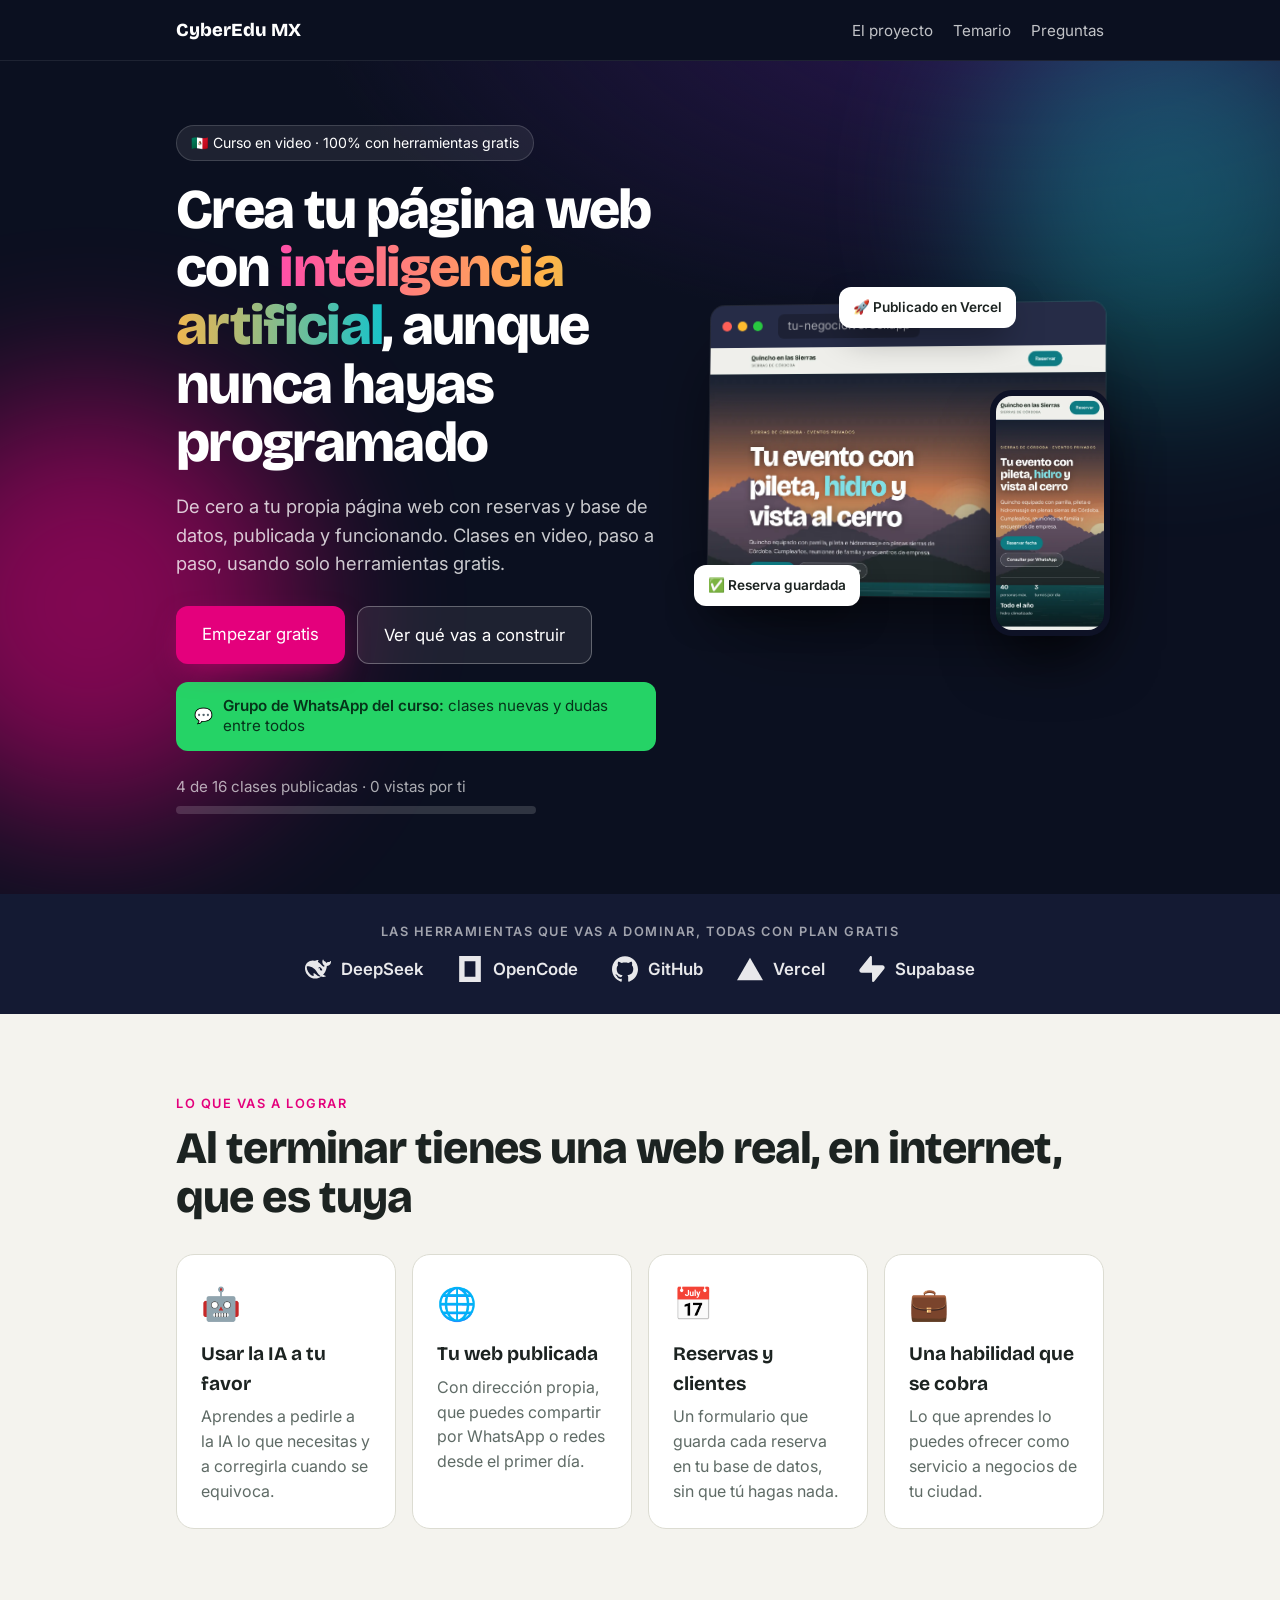
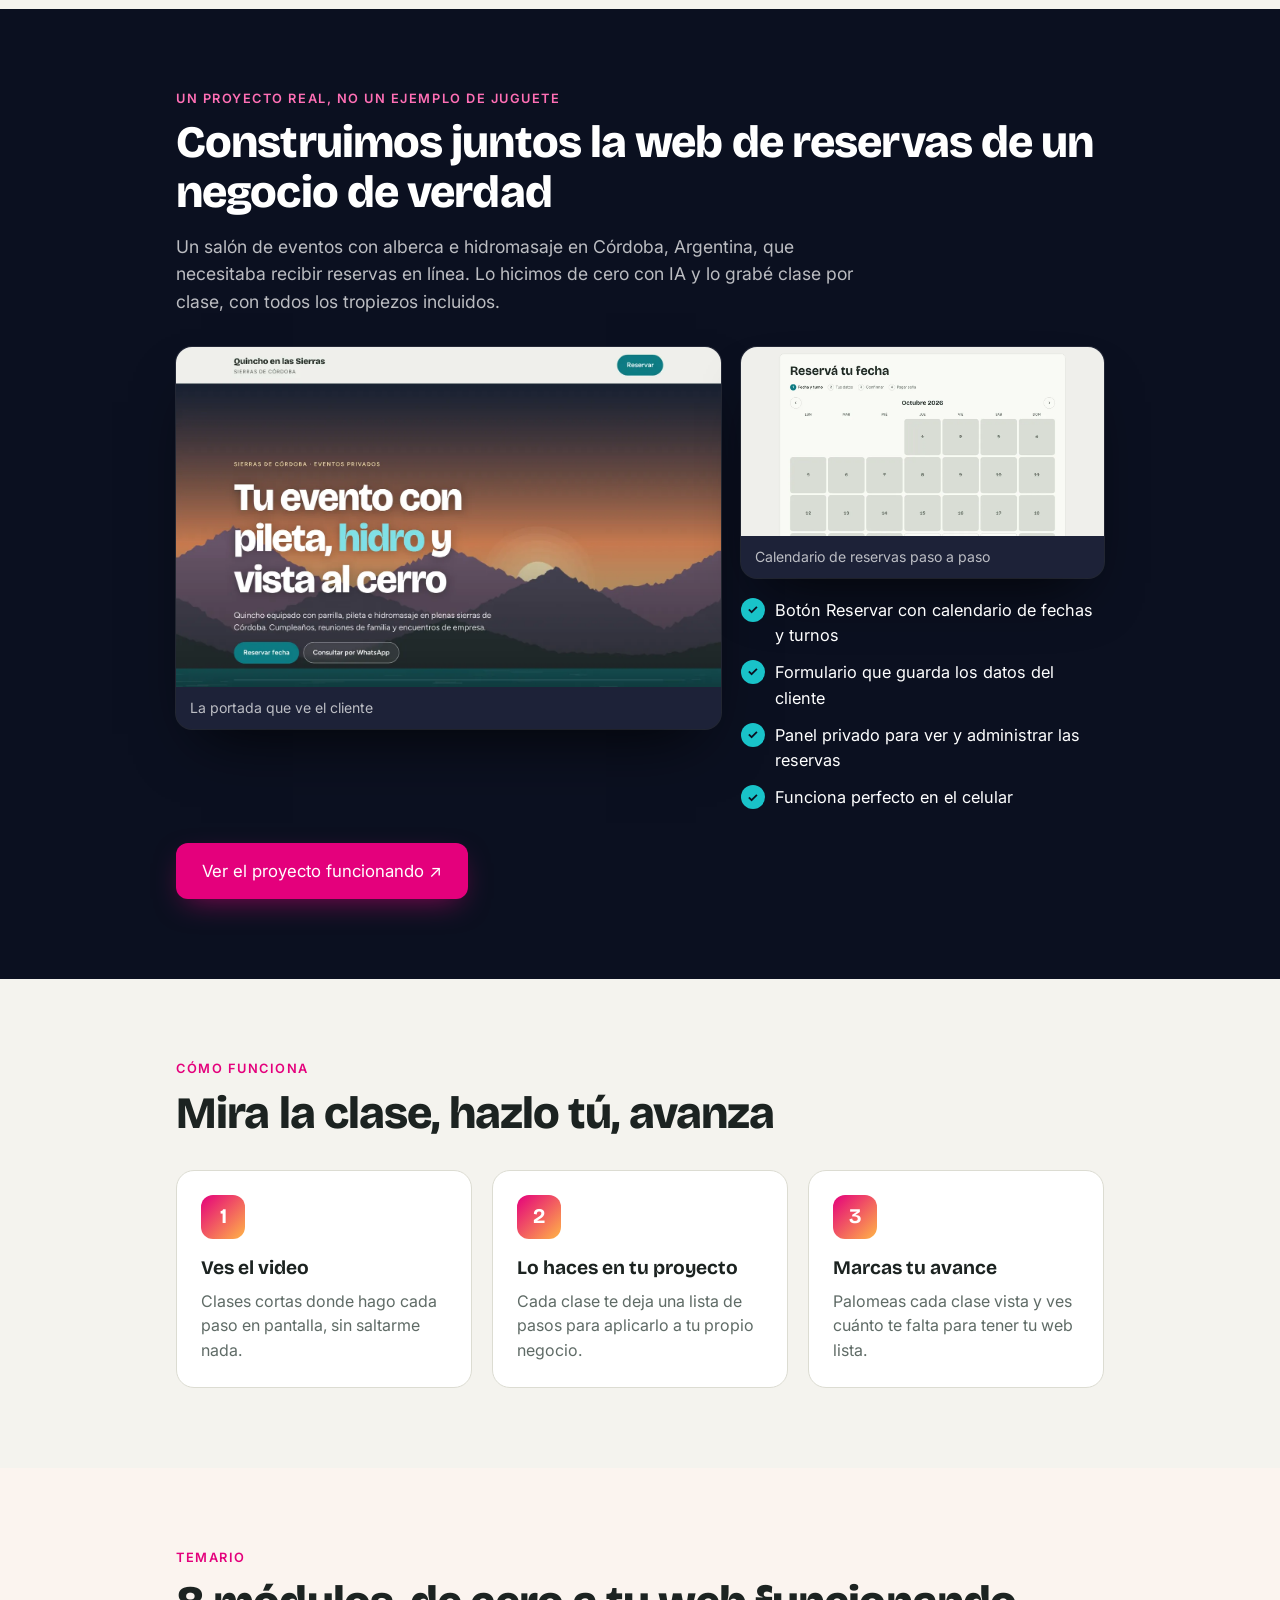
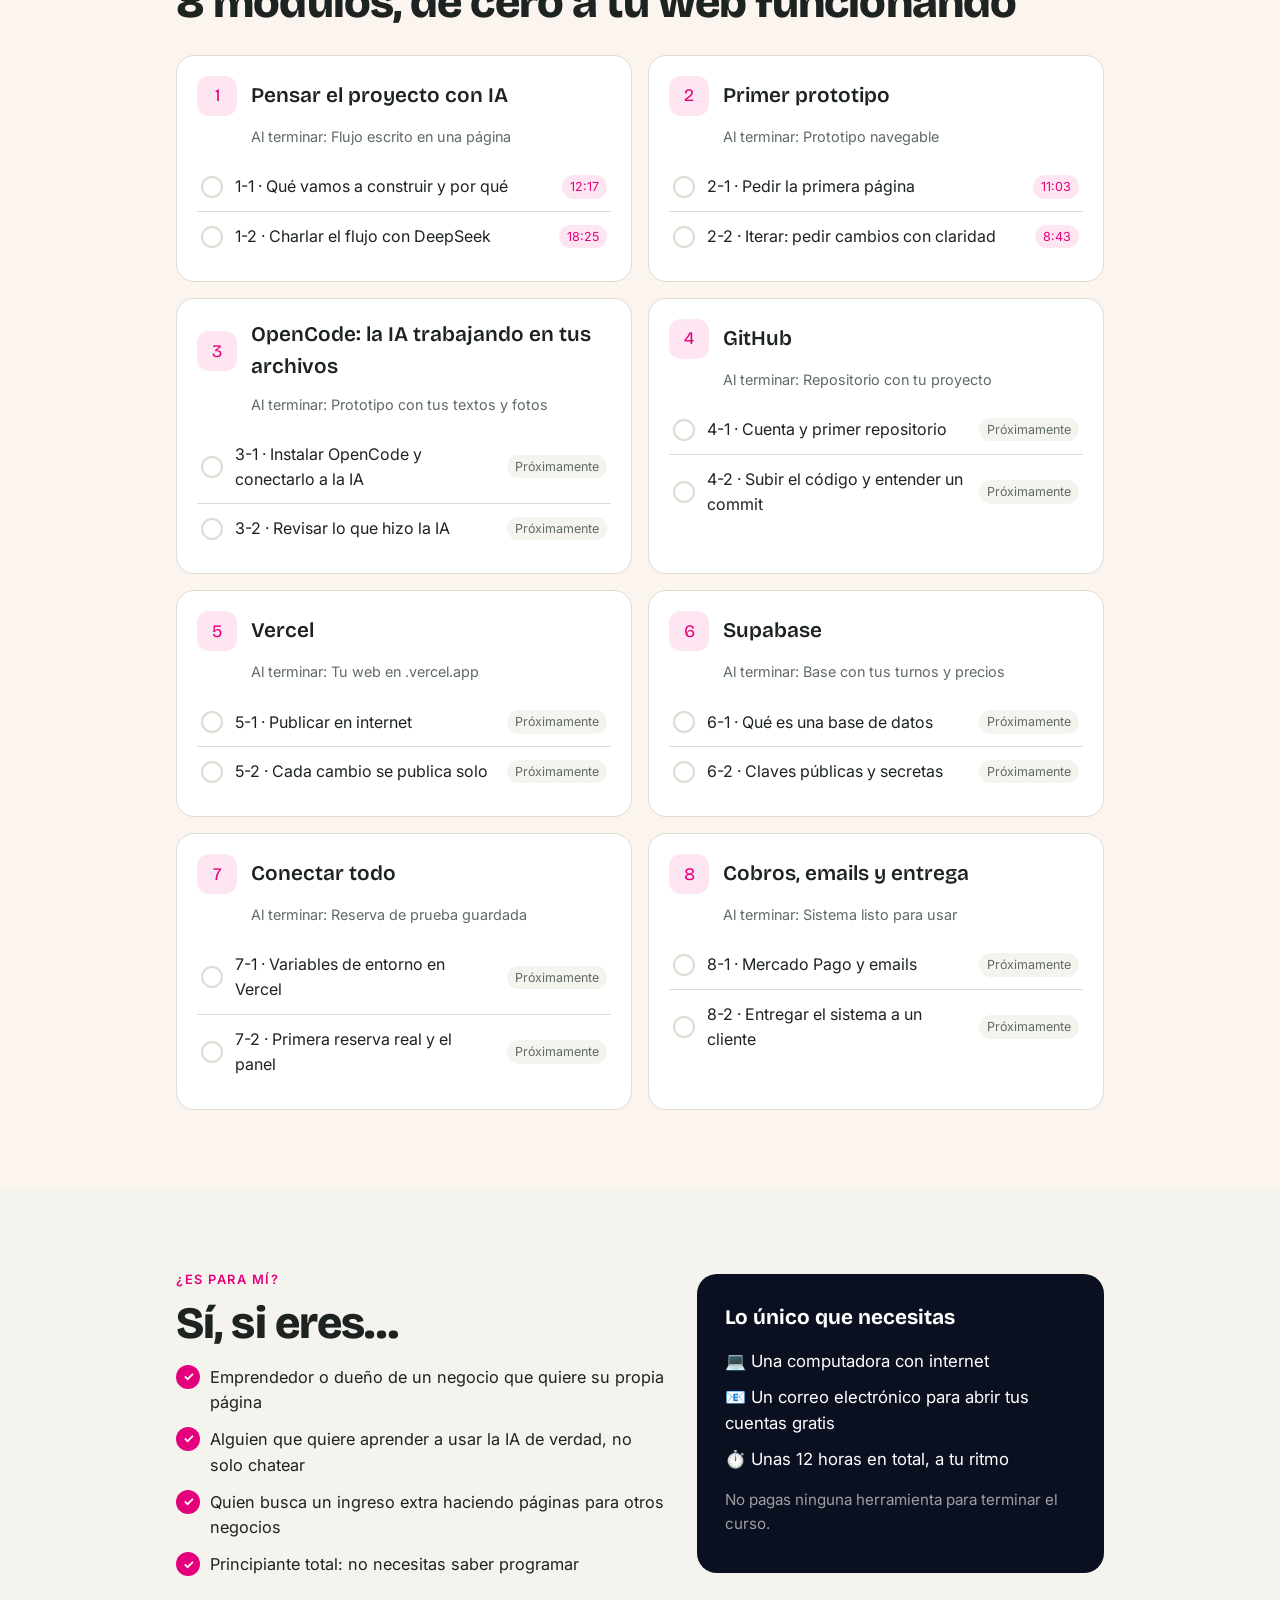
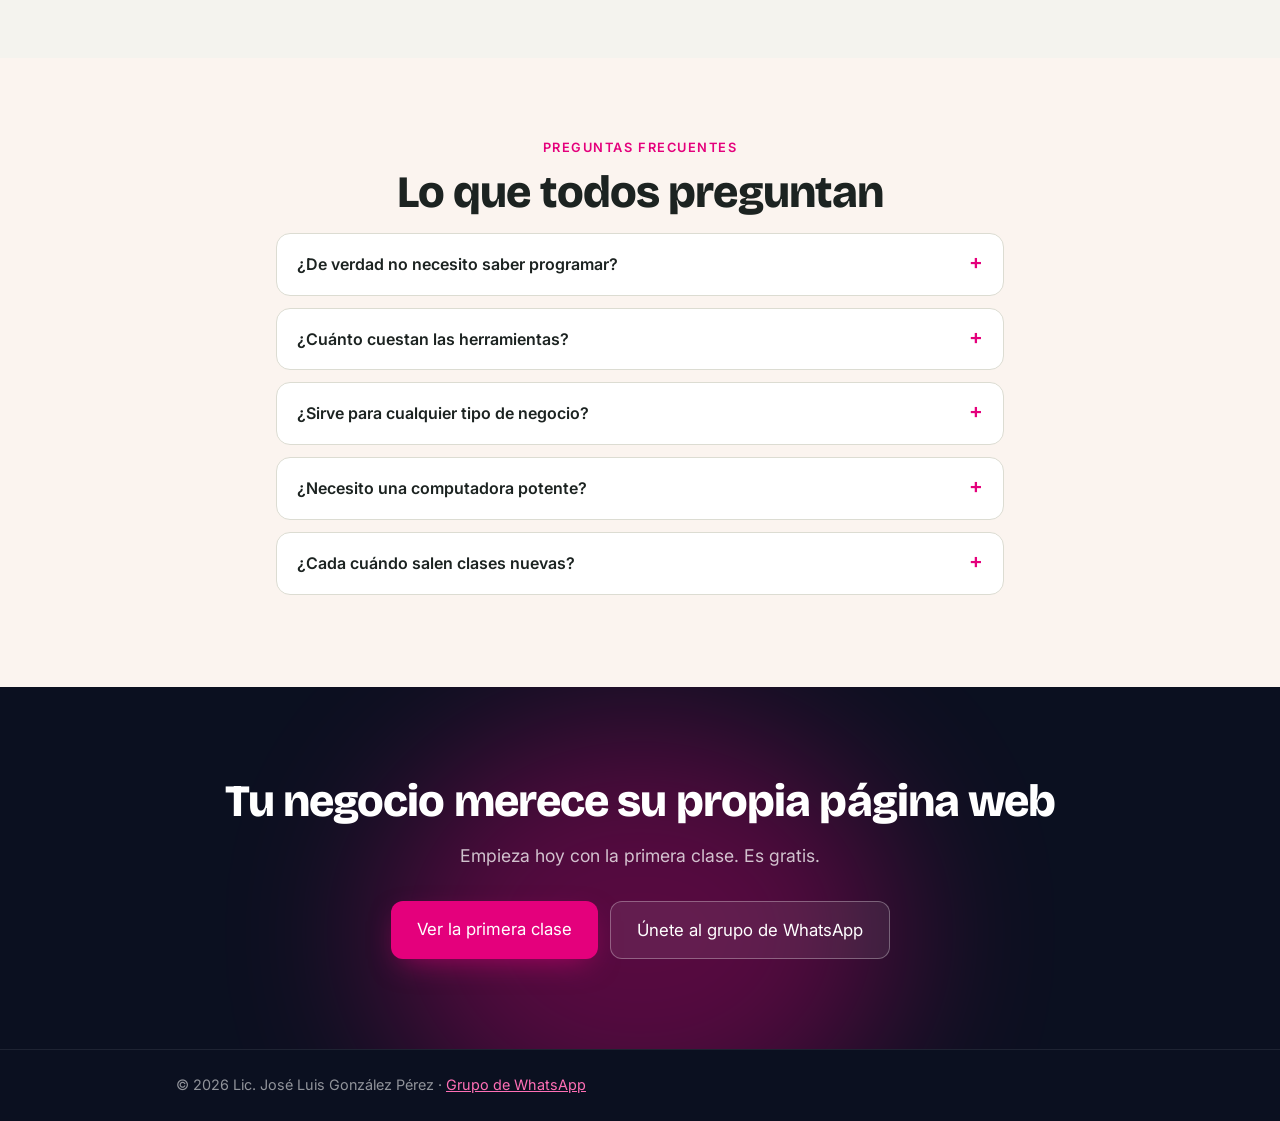
<file: index.html>
<!doctype html>
<html lang="es-MX">
<head>
  <meta charset="utf-8">
  <meta name="viewport" content="width=device-width, initial-scale=1">
  <title>De la idea a tu web con IA</title>
  <meta name="description" content="Curso paso a paso para crear tu propia página web con inteligencia artificial gratis: DeepSeek, OpenCode, GitHub, Vercel y Supabase. Sin saber programar.">
  <meta property="og:title" content="De la idea a tu web con IA">
  <meta property="og:description" content="Crea tu página web con IA gratis, aunque nunca hayas programado. Clases en video, paso a paso.">
  <meta property="og:image" content="img/proyecto-web.webp">
  <link rel="preconnect" href="https://fonts.googleapis.com">
  <link rel="preconnect" href="https://fonts.gstatic.com" crossorigin>
  <link href="https://fonts.googleapis.com/css2?family=Bricolage+Grotesque:opsz,wght@12..96,600;12..96,800&family=Inter:wght@400;600&display=swap" rel="stylesheet">
  <link rel="stylesheet" href="styles.css">
</head>
<body data-pagina="inicio" class="landing">
  <div class="top top-dark">
    <div class="wrap">
      <a class="logo" href="./" id="marca">CyberEdu MX</a>
      <nav>
        <a href="#proyecto">El proyecto</a>
        <a href="#temario">Temario</a>
        <a href="#preguntas">Preguntas</a>
      </nav>
    </div>
  </div>

  <main>
    <!-- Portada -->
    <section class="l-hero">
      <div class="glow g1"></div><div class="glow g2"></div>
      <div class="wrap l-hero-grid">
        <div class="l-hero-txt">
          <p class="chip">🇲🇽 Curso en video · 100% con herramientas gratis</p>
          <h1 id="titulo">Crea tu página web con <span class="grad">inteligencia artificial</span>, aunque nunca hayas programado</h1>
          <p class="lead" id="promesa"></p>
          <div class="btns">
            <a class="btn btn-lg" id="empezar" href="#temario">Empezar gratis</a>
            <a class="btn btn-lg ghost-light" href="#proyecto">Ver qué vas a construir</a>
          </div>
          <a class="grupo-wa" href="#" target="_blank" rel="noopener" hidden>💬 <span><b>Grupo de WhatsApp del curso:</b> clases nuevas y dudas entre todos</span></a>
          <div class="progreso">
            <span id="progreso-texto"></span>
            <div class="barra"><span id="progreso-barra"></span></div>
          </div>
        </div>
        <div class="l-hero-vis" aria-hidden="true">
          <div class="laptop">
            <div class="laptop-bar"><i></i><i></i><i></i><span>tu-negocio.vercel.app</span></div>
            <img src="img/proyecto-web.webp" alt="" width="1400" height="875">
          </div>
          <div class="phone"><img src="img/proyecto-movil.webp" alt="" width="520" height="1125"></div>
          <div class="float f1">✅ Reserva guardada</div>
          <div class="float f2">🚀 Publicado en Vercel</div>
        </div>
      </div>
    </section>

    <!-- Herramientas -->
    <section class="l-tools">
      <div class="wrap">
        <p class="kicker center">Las herramientas que vas a dominar, todas con plan gratis</p>
        <ul class="tools">
          <li><span class="ico" style="--i:url(img/logos/deepseek.svg)"></span>DeepSeek</li>
          <li><span class="ico" style="--i:url(img/logos/opencode.svg)"></span>OpenCode</li>
          <li><span class="ico" style="--i:url(img/logos/github.svg)"></span>GitHub</li>
          <li><span class="ico" style="--i:url(img/logos/vercel.svg)"></span>Vercel</li>
          <li><span class="ico" style="--i:url(img/logos/supabase.svg)"></span>Supabase</li>
        </ul>
      </div>
    </section>

    <!-- Beneficios -->
    <section class="l-sec">
      <div class="wrap">
        <p class="kicker">Lo que vas a lograr</p>
        <h2 class="l-h2">Al terminar tienes una web real, en internet, que es tuya</h2>
        <div class="cards4">
          <article class="card"><span class="emoji">🤖</span><h3>Usar la IA a tu favor</h3><p>Aprendes a pedirle a la IA lo que necesitas y a corregirla cuando se equivoca.</p></article>
          <article class="card"><span class="emoji">🌐</span><h3>Tu web publicada</h3><p>Con dirección propia, que puedes compartir por WhatsApp o redes desde el primer día.</p></article>
          <article class="card"><span class="emoji">📅</span><h3>Reservas y clientes</h3><p>Un formulario que guarda cada reserva en tu base de datos, sin que tú hagas nada.</p></article>
          <article class="card"><span class="emoji">💼</span><h3>Una habilidad que se cobra</h3><p>Lo que aprendes lo puedes ofrecer como servicio a negocios de tu ciudad.</p></article>
        </div>
      </div>
    </section>

    <!-- Proyecto real -->
    <section class="l-sec l-dark" id="proyecto">
      <div class="wrap">
        <p class="kicker">Un proyecto real, no un ejemplo de juguete</p>
        <h2 class="l-h2">Construimos juntos la web de reservas de un negocio de verdad</h2>
        <p class="l-sub">Un salón de eventos con alberca e hidromasaje en Córdoba, Argentina, que necesitaba recibir reservas en línea. Lo hicimos de cero con IA y lo grabé clase por clase, con todos los tropiezos incluidos.</p>
        <div class="showcase">
          <figure class="shot big">
            <img src="img/proyecto-web.webp" alt="Portada de la web del quincho" loading="lazy" width="1400" height="875">
            <figcaption>La portada que ve el cliente</figcaption>
          </figure>
          <figure class="shot">
            <img src="img/proyecto-reserva.webp" alt="Calendario de reservas" loading="lazy" width="1200" height="625">
            <figcaption>Calendario de reservas paso a paso</figcaption>
          </figure>
          <ul class="checks">
            <li>Botón Reservar con calendario de fechas y turnos</li>
            <li>Formulario que guarda los datos del cliente</li>
            <li>Panel privado para ver y administrar las reservas</li>
            <li>Funciona perfecto en el celular</li>
          </ul>
        </div>
        <a class="btn btn-lg" id="ejemplo" href="#" target="_blank" rel="noopener">Ver el proyecto funcionando ↗</a>
      </div>
    </section>

    <!-- Cómo funciona -->
    <section class="l-sec">
      <div class="wrap">
        <p class="kicker">Cómo funciona</p>
        <h2 class="l-h2">Mira la clase, hazlo tú, avanza</h2>
        <ol class="steps3">
          <li><b>1</b><h3>Ves el video</h3><p>Clases cortas donde hago cada paso en pantalla, sin saltarme nada.</p></li>
          <li><b>2</b><h3>Lo haces en tu proyecto</h3><p>Cada clase te deja una lista de pasos para aplicarlo a tu propio negocio.</p></li>
          <li><b>3</b><h3>Marcas tu avance</h3><p>Palomeas cada clase vista y ves cuánto te falta para tener tu web lista.</p></li>
        </ol>
      </div>
    </section>

    <!-- Temario -->
    <section class="l-sec l-soft" id="temario">
      <div class="wrap">
        <p class="kicker">Temario</p>
        <h2 class="l-h2">8 módulos, de cero a tu web funcionando</h2>
        <div id="modulos" class="modulos-grid"></div>
      </div>
    </section>

    <!-- Para quién -->
    <section class="l-sec">
      <div class="wrap two">
        <div>
          <p class="kicker">¿Es para mí?</p>
          <h2 class="l-h2">Sí, si eres…</h2>
          <ul class="checks dark">
            <li>Emprendedor o dueño de un negocio que quiere su propia página</li>
            <li>Alguien que quiere aprender a usar la IA de verdad, no solo chatear</li>
            <li>Quien busca un ingreso extra haciendo páginas para otros negocios</li>
            <li>Principiante total: no necesitas saber programar</li>
          </ul>
        </div>
        <div class="need">
          <h3>Lo único que necesitas</h3>
          <p>💻 Una computadora con internet</p>
          <p>📧 Un correo electrónico para abrir tus cuentas gratis</p>
          <p>⏱️ Unas 12 horas en total, a tu ritmo</p>
          <p class="muted">No pagas ninguna herramienta para terminar el curso.</p>
        </div>
      </div>
    </section>

    <!-- Preguntas -->
    <section class="l-sec l-soft" id="preguntas">
      <div class="wrap narrow">
        <p class="kicker center">Preguntas frecuentes</p>
        <h2 class="l-h2 center">Lo que todos preguntan</h2>
        <details><summary>¿De verdad no necesito saber programar?</summary><p>No. La IA escribe el código; tú aprendes a pedirle lo que quieres, a revisar lo que hizo y a publicarlo. Te explico cada paso con palabras sencillas.</p></details>
        <details><summary>¿Cuánto cuestan las herramientas?</summary><p>Nada. DeepSeek, OpenCode, GitHub, Vercel y Supabase tienen planes gratis que alcanzan para todo el curso y para tus primeros proyectos.</p></details>
        <details><summary>¿Sirve para cualquier tipo de negocio?</summary><p>Sí. Usamos un negocio de reservas como ejemplo, pero lo mismo sirve para un consultorio, un salón de eventos, clases, una tienda o un restaurante.</p></details>
        <details><summary>¿Necesito una computadora potente?</summary><p>No. Todo funciona en el navegador y en servicios en la nube. Cualquier computadora con internet sirve.</p></details>
        <details><summary>¿Cada cuándo salen clases nuevas?</summary><p>Voy subiendo las clases conforme las grabo. Las que dicen "Próximamente" ya están planeadas y las verás aquí y en YouTube.</p></details>
      </div>
    </section>

    <!-- Cierre -->
    <section class="l-cta">
      <div class="glow g1"></div>
      <div class="wrap center">
        <h2 class="l-h2">Tu negocio merece su propia página web</h2>
        <p class="l-sub">Empieza hoy con la primera clase. Es gratis.</p>
        <div class="btns center">
          <a class="btn btn-lg" id="empezar2" href="#temario">Ver la primera clase</a>
          <a class="btn btn-lg ghost-light" id="whatsapp" href="#" target="_blank" rel="noopener" hidden>Escríbeme por WhatsApp</a>
        </div>
      </div>
    </section>
  </main>

  <footer><div class="wrap" id="pie"></div></footer>
  <script src="app.js"></script>
</body>
</html>
</file>
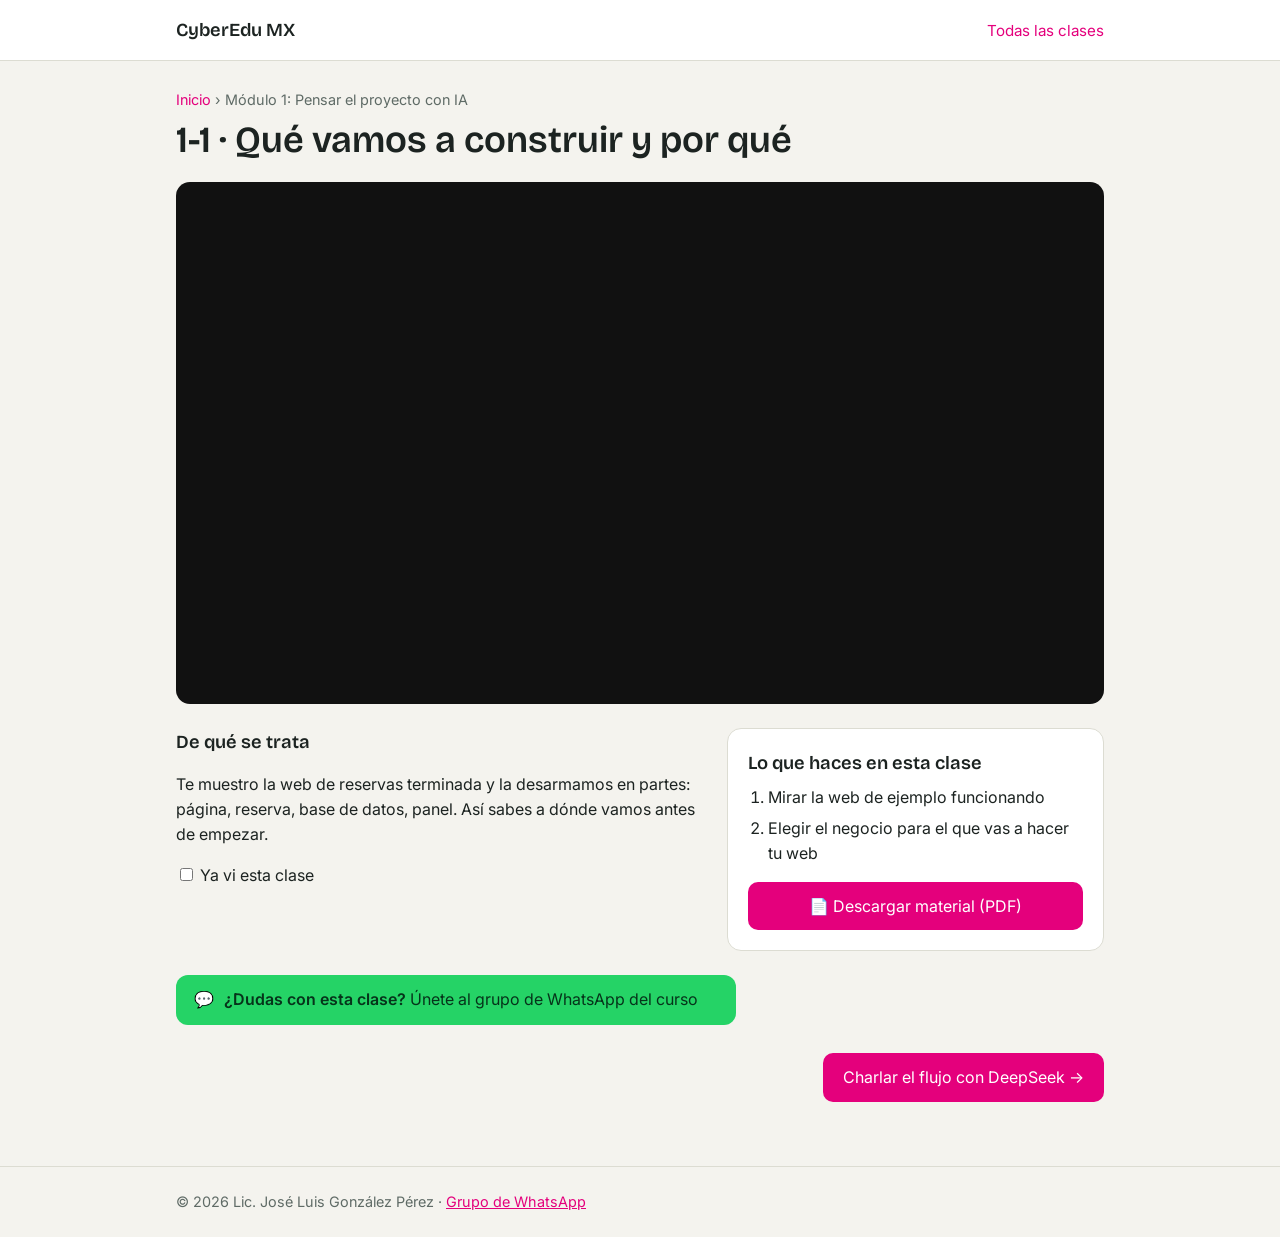
<file: clase.html>
<!doctype html>
<html lang="es">
<head>
  <meta charset="utf-8">
  <meta name="viewport" content="width=device-width, initial-scale=1">
  <title>Clase</title>
  <link rel="preconnect" href="https://fonts.googleapis.com">
  <link rel="preconnect" href="https://fonts.gstatic.com" crossorigin>
  <link href="https://fonts.googleapis.com/css2?family=Bricolage+Grotesque:opsz,wght@12..96,600;12..96,800&family=Inter:wght@400;600&display=swap" rel="stylesheet">
  <link rel="stylesheet" href="styles.css">
</head>
<body data-pagina="clase">
  <div class="top">
    <div class="wrap">
      <a class="logo" href="./" id="marca">CyberEdu MX</a>
      <nav><a href="./#modulos">Todas las clases</a></nav>
    </div>
  </div>

  <main class="clase">
    <div class="wrap">
      <div class="migas" id="migas"></div>
      <h1 id="titulo"></h1>
      <div class="video" id="video"></div>

      <div class="cuerpo">
        <div>
          <h2>De qué se trata</h2>
          <p id="resumen"></p>
          <label><input type="checkbox" id="vista"> Ya vi esta clase</label>
        </div>
        <div class="caja">
          <h2>Lo que haces en esta clase</h2>
          <ol class="pasos" id="pasos"></ol>
          <a class="btn material" id="material" href="#" download hidden>📄 Descargar material (PDF)</a>
          
        </div>
      </div>

      <a class="grupo-wa" href="#" target="_blank" rel="noopener" hidden>💬 <span><b>¿Dudas con esta clase?</b> Únete al grupo de WhatsApp del curso</span></a>

      <div class="nav-clases" id="nav-clases"></div>
    </div>
  </main>

  <footer><div class="wrap" id="pie"></div></footer>
  <script src="app.js"></script>
</body>
</html>
</file>
<file: styles.css>
:root {
  --bg: #f4f3ee;
  --surface: #ffffff;
  --ink: #1c2321;
  --muted: #5f6b66;
  --line: #dcdcd2;
  --accent: #e4007c;
  --accent-ink: #ffffff;
  --soft: #fde6f2;
  --done: #2f7d4a;
  --font-display: "Bricolage Grotesque", system-ui, sans-serif;
  --font-body: "Inter", system-ui, -apple-system, sans-serif;
}

* { box-sizing: border-box; }
html { -webkit-text-size-adjust: 100%; }
body {
  margin: 0;
  background: var(--bg);
  color: var(--ink);
  font-family: var(--font-body);
  font-size: 16px;
  line-height: 1.55;
}
a { color: var(--accent); }
img, iframe { max-width: 100%; }

.wrap { max-width: 960px; margin: 0 auto; padding: 0 16px; }

/* Encabezado */
.top {
  border-bottom: 1px solid var(--line);
  background: var(--surface);
}
.top .wrap {
  display: flex; align-items: center; justify-content: space-between;
  gap: 12px; min-height: 60px;
}
.logo {
  font-family: var(--font-display); font-weight: 600; font-size: 1.15rem;
  color: var(--ink); text-decoration: none;
}
.top nav a { margin-left: 16px; font-size: .95rem; text-decoration: none; }

/* Portada */
.hero { padding: 56px 0 40px; }
.hero h1 {
  font-family: var(--font-display); font-weight: 600;
  font-size: clamp(2rem, 6vw, 3.2rem); line-height: 1.1; margin: 0 0 16px;
}
.hero p { font-size: 1.15rem; color: var(--muted); max-width: 640px; margin: 0 0 24px; }
.btn {
  display: inline-block; padding: 12px 20px; border-radius: 10px;
  background: var(--accent); color: var(--accent-ink);
  text-decoration: none; font-weight: 600; border: 0; cursor: pointer; font: inherit;
}
.btn.ghost { background: transparent; color: var(--accent); border: 1px solid var(--accent); }
.btns { display: flex; flex-wrap: wrap; gap: 12px; }

.progreso { margin: 24px 0 0; color: var(--muted); font-size: .95rem; }
.barra { height: 8px; background: var(--line); border-radius: 99px; overflow: hidden; margin-top: 8px; max-width: 360px; }
.barra span { display: block; height: 100%; background: var(--done); width: 0; transition: width .3s; }

/* Módulos */
.modulos { padding: 8px 0 64px; }
.modulo {
  background: var(--surface); border: 1px solid var(--line); border-radius: 14px;
  padding: 20px; margin-bottom: 16px;
}
.modulo header { display: flex; gap: 14px; align-items: baseline; flex-wrap: wrap; }
.modulo .num {
  font-family: var(--font-display); font-size: 1.6rem; color: var(--accent); min-width: 1.4em;
}
.modulo h2 { font-family: var(--font-display); font-weight: 600; font-size: 1.3rem; margin: 0; }
.modulo .entregable { color: var(--muted); font-size: .9rem; width: 100%; margin: 2px 0 0; }

.clases { list-style: none; margin: 14px 0 0; padding: 0; }
.clases li + li { border-top: 1px solid var(--line); }
.clases a {
  display: flex; align-items: center; gap: 12px; padding: 12px 4px;
  text-decoration: none; color: var(--ink);
}
.clases a:hover .t { color: var(--accent); }
.clases .t { flex: 1; }
.marca {
  width: 22px; height: 22px; border-radius: 50%; border: 2px solid var(--line);
  flex: none; display: grid; place-items: center; font-size: 12px; color: #fff;
}
.marca.vista { background: var(--done); border-color: var(--done); }
.tag {
  font-size: .78rem; padding: 2px 8px; border-radius: 99px; white-space: nowrap;
  background: var(--soft); color: var(--accent);
}
.tag.pronto { background: var(--bg); color: var(--muted); }

/* Página de clase */
.clase { padding: 28px 0 64px; }
.migas { font-size: .9rem; color: var(--muted); margin-bottom: 8px; }
.migas a { text-decoration: none; }
.clase h1 {
  font-family: var(--font-display); font-weight: 600;
  font-size: clamp(1.6rem, 5vw, 2.3rem); line-height: 1.15; margin: 0 0 20px;
}
.video {
  position: relative; aspect-ratio: 16 / 9; background: #111; border-radius: 14px; overflow: hidden;
}
.video iframe { position: absolute; inset: 0; width: 100%; height: 100%; border: 0; }
.video .vacio {
  position: absolute; inset: 0; display: grid; place-items: center; text-align: center;
  color: #ddd; padding: 16px;
}
.cuerpo { display: grid; grid-template-columns: 1fr; gap: 24px; margin-top: 24px; }
@media (min-width: 760px) { .cuerpo { grid-template-columns: 1.4fr 1fr; } }
.cuerpo h2 { font-family: var(--font-display); font-weight: 600; font-size: 1.15rem; margin: 0 0 8px; }
.caja { background: var(--surface); border: 1px solid var(--line); border-radius: 14px; padding: 20px; }
.pasos { margin: 0; padding-left: 20px; }
.pasos li { margin-bottom: 6px; }
.nav-clases { display: flex; justify-content: space-between; gap: 12px; margin-top: 28px; flex-wrap: wrap; }

footer { border-top: 1px solid var(--line); padding: 24px 0; color: var(--muted); font-size: .9rem; }

/* ===== Landing ===== */
.landing { --night: #0b1020; --night-2: #141a33; --turq: #19c3c9; --sol: #ffb547; }
.center { text-align: center; justify-content: center; }
.muted { color: var(--muted); }
.kicker {
  text-transform: uppercase; letter-spacing: .12em; font-size: .8rem; font-weight: 600;
  color: var(--accent); margin: 0 0 10px;
}
.l-h2 {
  font-family: var(--font-display); font-weight: 800; letter-spacing: -.02em;
  font-size: clamp(1.8rem, 4.5vw, 2.8rem); line-height: 1.1; margin: 0 0 16px;
}
.l-sub { font-size: 1.1rem; color: var(--muted); max-width: 680px; margin: 0 0 32px; }
.center .l-sub, .l-sub.center { margin-left: auto; margin-right: auto; }
.btn-lg { padding: 15px 26px; border-radius: 12px; font-size: 1.05rem; box-shadow: 0 10px 30px -10px rgba(228,0,124,.6); }
.btn-lg:hover { filter: brightness(1.08); transform: translateY(-1px); }
.btn { transition: transform .15s, filter .15s; }
.ghost-light { background: rgba(255,255,255,.08); color: #fff; border: 1px solid rgba(255,255,255,.3); box-shadow: none; }

.top-dark { background: var(--night); border-bottom: 1px solid rgba(255,255,255,.08); position: sticky; top: 0; z-index: 10; }
.top-dark .logo { color: #fff; font-weight: 800; }
.top-dark nav a { color: rgba(255,255,255,.75); }
.top-dark nav a:hover { color: #fff; }
@media (max-width: 560px) { .top-dark nav a:not(:last-child) { display: none; } }

/* Portada */
.l-hero {
  position: relative; overflow: hidden; color: #fff;
  background: radial-gradient(1200px 600px at 80% -10%, #2a1650 0%, transparent 60%), var(--night);
  padding: 64px 0 80px;
}
.glow { position: absolute; border-radius: 50%; filter: blur(80px); opacity: .55; pointer-events: none; }
.g1 { width: 420px; height: 420px; background: var(--accent); left: -120px; top: 40%; }
.g2 { width: 380px; height: 380px; background: var(--turq); right: -80px; top: -60px; opacity: .35; }
.l-hero-grid { position: relative; display: grid; gap: 48px; align-items: center; }
@media (min-width: 900px) { .l-hero-grid { grid-template-columns: 1.2fr 1fr; } }
.chip {
  display: inline-block; padding: 6px 14px; border-radius: 99px; font-size: .88rem;
  background: rgba(255,255,255,.08); border: 1px solid rgba(255,255,255,.15); margin: 0 0 20px;
}
.l-hero h1 {
  font-family: var(--font-display); font-weight: 800; letter-spacing: -.03em;
  font-size: clamp(2.2rem, 5.6vw, 3.5rem); line-height: 1.04; margin: 0 0 20px;
}
.grad { background: linear-gradient(90deg, #ff4fa8, var(--sol) 55%, var(--turq)); -webkit-background-clip: text; background-clip: text; color: transparent; }
.l-hero .lead { font-size: 1.15rem; color: rgba(255,255,255,.78); max-width: 560px; margin: 0 0 28px; }
.l-hero .progreso { color: rgba(255,255,255,.65); }
.l-hero .barra { background: rgba(255,255,255,.15); }

.l-hero-vis { position: relative; padding: 0 0 40px; }
.laptop {
  border-radius: 14px; overflow: hidden; background: #1d2238;
  box-shadow: 0 40px 80px -20px rgba(0,0,0,.7), 0 0 0 1px rgba(255,255,255,.1);
  transform: perspective(1600px) rotateY(-8deg) rotateX(3deg);
}
.laptop-bar { display: flex; align-items: center; gap: 6px; padding: 9px 12px; background: #262c47; }
.laptop-bar i { width: 10px; height: 10px; border-radius: 50%; background: #ff5f57; }
.laptop-bar i:nth-child(2) { background: #febc2e; } .laptop-bar i:nth-child(3) { background: #28c840; }
.laptop-bar span { margin-left: 10px; font-size: .75rem; color: rgba(255,255,255,.6); background: rgba(0,0,0,.25); padding: 3px 10px; border-radius: 6px; }
.laptop img { display: block; width: 100%; height: auto; }
.phone {
  position: absolute; right: -6px; bottom: 0; width: 30%; border-radius: 22px; overflow: hidden;
  border: 6px solid #0e1226; box-shadow: 0 30px 60px -15px rgba(0,0,0,.8);
}
.phone img { display: block; width: 100%; height: auto; }
.float {
  position: absolute; background: #fff; color: var(--ink); font-weight: 600; font-size: .85rem;
  padding: 10px 14px; border-radius: 12px; box-shadow: 0 15px 35px -10px rgba(0,0,0,.5);
  animation: flota 4s ease-in-out infinite;
}
.f1 { left: -10px; bottom: 30px; }
.f2 { right: 22%; top: -16px; animation-delay: -2s; }
@keyframes flota { 50% { transform: translateY(-8px); } }
@media (prefers-reduced-motion: reduce) { .float { animation: none; } }
@media (max-width: 560px) { .f1 { left: 0; } .float { font-size: .75rem; padding: 8px 10px; } }

/* Herramientas */
.l-tools { background: var(--night-2); color: #fff; padding: 28px 0 32px; }
.l-tools .kicker { color: rgba(255,255,255,.6); }
.tools { list-style: none; margin: 14px 0 0; padding: 0; display: flex; flex-wrap: wrap; justify-content: center; gap: 14px 34px; }
.tools li { display: flex; align-items: center; gap: 10px; font-weight: 600; font-size: 1.05rem; opacity: .9; }
.ico { width: 26px; height: 26px; background: #fff; -webkit-mask: var(--i) center / contain no-repeat; mask: var(--i) center / contain no-repeat; }

/* Secciones */
.l-sec { padding: 80px 0; }
.l-soft { background: #fbf4ef; }
.l-dark { background: var(--night); color: #fff; }
.l-dark .l-sub { color: rgba(255,255,255,.72); }
.l-dark .kicker { color: #ff6fb5; }

.cards4 { display: grid; gap: 16px; grid-template-columns: repeat(auto-fit, minmax(210px, 1fr)); margin-top: 32px; }
.card {
  background: var(--surface); border: 1px solid var(--line); border-radius: 18px; padding: 24px;
  transition: transform .2s, box-shadow .2s;
}
.card:hover { transform: translateY(-4px); box-shadow: 0 20px 40px -20px rgba(11,16,32,.25); }
.card .emoji { font-size: 2rem; display: block; margin-bottom: 10px; }
.card h3 { font-family: var(--font-display); font-size: 1.2rem; margin: 0 0 6px; }
.card p { margin: 0; color: var(--muted); }

.showcase { display: grid; gap: 20px; margin-bottom: 32px; }
@media (min-width: 900px) { .showcase { grid-template-columns: 1.5fr 1fr; } .showcase .big { grid-row: span 2; align-self: start; } }
.shot { margin: 0; border-radius: 16px; overflow: hidden; background: #1d2238; box-shadow: 0 0 0 1px rgba(255,255,255,.1), 0 30px 60px -25px rgba(0,0,0,.8); }
.shot img { display: block; width: 100%; height: auto; }
.shot figcaption { padding: 10px 14px; font-size: .88rem; color: rgba(255,255,255,.7); }
.checks { list-style: none; padding: 0; margin: 0; display: grid; gap: 12px; align-content: start; }
.checks li { padding-left: 34px; position: relative; font-size: 1.02rem; }
.checks li::before {
  content: "✓"; position: absolute; left: 0; top: 0; width: 24px; height: 24px; border-radius: 50%;
  display: grid; place-items: center; font-size: .8rem; font-weight: 700;
  background: var(--turq); color: var(--night);
}
.checks.dark li::before { background: var(--accent); color: #fff; }

.steps3 { list-style: none; padding: 0; margin: 32px 0 0; display: grid; gap: 20px; grid-template-columns: repeat(auto-fit, minmax(230px, 1fr)); counter-reset: none; }
.steps3 li { position: relative; padding: 24px; border-radius: 18px; background: var(--surface); border: 1px solid var(--line); }
.steps3 b {
  display: grid; place-items: center; width: 44px; height: 44px; border-radius: 12px; margin-bottom: 14px;
  background: linear-gradient(135deg, var(--accent), var(--sol)); color: #fff; font-family: var(--font-display); font-size: 1.3rem;
}
.steps3 h3 { font-family: var(--font-display); margin: 0 0 6px; font-size: 1.2rem; }
.steps3 p { margin: 0; color: var(--muted); }

.modulos-grid { display: grid; gap: 16px; margin-top: 28px; }
@media (min-width: 820px) { .modulos-grid { grid-template-columns: 1fr 1fr; } }
.modulos-grid .modulo { margin: 0; border-radius: 18px; }
.modulos-grid .num {
  display: grid; place-items: center; width: 40px; height: 40px; border-radius: 12px; font-size: 1.1rem;
  background: var(--soft); color: var(--accent); min-width: 0;
}
.modulos-grid .modulo header { align-items: center; }
.modulos-grid .entregable { padding-left: 54px; margin-top: -4px; }

.two { display: grid; gap: 32px; align-items: center; }
@media (min-width: 860px) { .two { grid-template-columns: 1.2fr 1fr; } }
.need { background: var(--night); color: #fff; border-radius: 20px; padding: 28px; }
.need h3 { font-family: var(--font-display); font-size: 1.3rem; margin: 0 0 14px; }
.need p { margin: 0 0 10px; font-size: 1.05rem; }
.need .muted { color: rgba(255,255,255,.6); font-size: .95rem; margin-top: 16px; }

.narrow { max-width: 760px; }
details { background: var(--surface); border: 1px solid var(--line); border-radius: 14px; padding: 4px 20px; margin-bottom: 12px; }
summary { cursor: pointer; font-weight: 600; padding: 14px 0; list-style: none; display: flex; justify-content: space-between; gap: 12px; }
summary::-webkit-details-marker { display: none; }
summary::after { content: "+"; color: var(--accent); font-size: 1.3rem; line-height: 1; }
details[open] summary::after { content: "–"; }
details p { margin: 0 0 16px; color: var(--muted); }

.l-cta { position: relative; overflow: hidden; background: var(--night); color: #fff; padding: 90px 0; }
.l-cta .g1 { left: 50%; top: 10%; transform: translateX(-50%); width: 520px; opacity: .35; }
.l-cta .wrap { position: relative; }
.l-cta .l-sub { color: rgba(255,255,255,.75); }
.landing footer { background: var(--night); color: rgba(255,255,255,.55); border-top-color: rgba(255,255,255,.08); }
.landing footer a { color: #ff6fb5; }
[hidden] { display: none !important; }
.modulos-grid .modulo h2 { flex: 1; min-width: 0; }

/* Botón del grupo de WhatsApp */
.grupo-wa { display: flex; align-items: center; gap: 10px; margin-top: 24px; padding: 14px 18px; border-radius: 12px; background: #25D366; color: #06331A; text-decoration: none; font-size: 1rem; line-height: 1.35; max-width: 560px; transition: transform .15s, filter .15s; }
.grupo-wa:hover { filter: brightness(1.05); transform: translateY(-1px); }
.grupo-wa b { font-weight: 600; }
.l-hero .grupo-wa { margin: 18px 0 0; font-size: .95rem; }

/* Botón de material descargable */
.btn.material { display: block; text-align: center; margin-top: 16px; }
</file>
